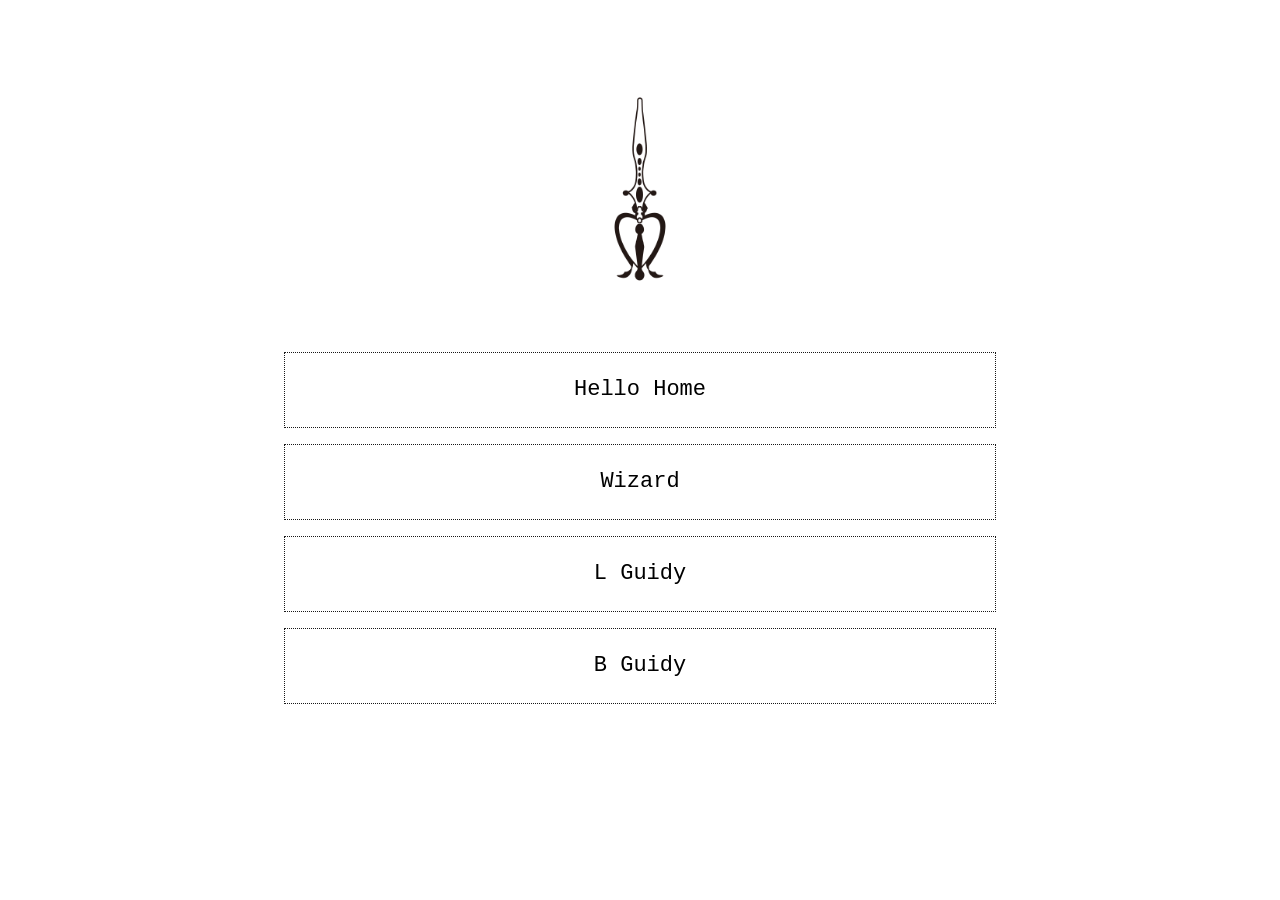
<file: index.html>
<!doctype html>
<html lang="ko" id="top">
<head>
	<meta charset="utf-8">
	<meta name="viewport" content="width=device-width, initial-scale=1">
	<title>혜림</title>
	<link rel="icon" type="image/png" href="magic tool.png">
	<link rel="apple-touch-icon" href="magic tool.png">
	  <link rel="stylesheet" href="style.css?v=0723">
	
</head>
<body>
	<!-- Change --image-width to resize hamster.png. Example: 150px, 220px, 30vw -->
	<main class="linktree" style="--image-width: 210px;">
		<button class="spring-button" type="button" data-spring-button aria-label="크리퍼">
			<img class="logo" src="magic tool.png" alt="크리퍼">
		</button>
		<div class="links" aria-label="Wikibird 링크 목록">

			<!-- Copy an a.link-card block below to add more links. -->
			
			<a class="link-card" href="my/index.html">
			<span class="link-title">Hello Home</span>
			</a>

			<a class="link-card" href="my egg/index.html">
			<span class="link-title">Wizard</span>
			</a>

			<a class="link-card" href="logo grid skill/index.html">
			<span class="link-title">L Guidy</span>
			</a>

			<a class="link-card" href="my egg/index.html">
			<span class="link-title">B Guidy</span>
			</a>
		</div>
	</main>



	<script>
		(() => {
			const springButton = document.querySelector("[data-spring-button]");
			if (!springButton) return;

			let currentAnimation;
			const jumpKeyframes = [
				{ transform: "translateY(0)" },
				{ transform: "translateY(-52px)" },
				{ transform: "translateY(0)" }
			];

			const reducedMotionKeyframes = [
				{ opacity: 1 },
				{ opacity: 0.82 },
				{ opacity: 1 }
			];

			function jump() {
				currentAnimation?.cancel();

				if (window.matchMedia("(prefers-reduced-motion: reduce)").matches) {
					currentAnimation = springButton.animate(reducedMotionKeyframes, {
						duration: 160,
						easing: "ease-out"
					});
					return;
				}

				currentAnimation = springButton.animate(jumpKeyframes, {
					duration: 440,
					easing: "cubic-bezier(.25, .8, .35, 1)"
				});
			}

			springButton.addEventListener("click", jump);
		})();
	</script>
</body>
</html>
</file>
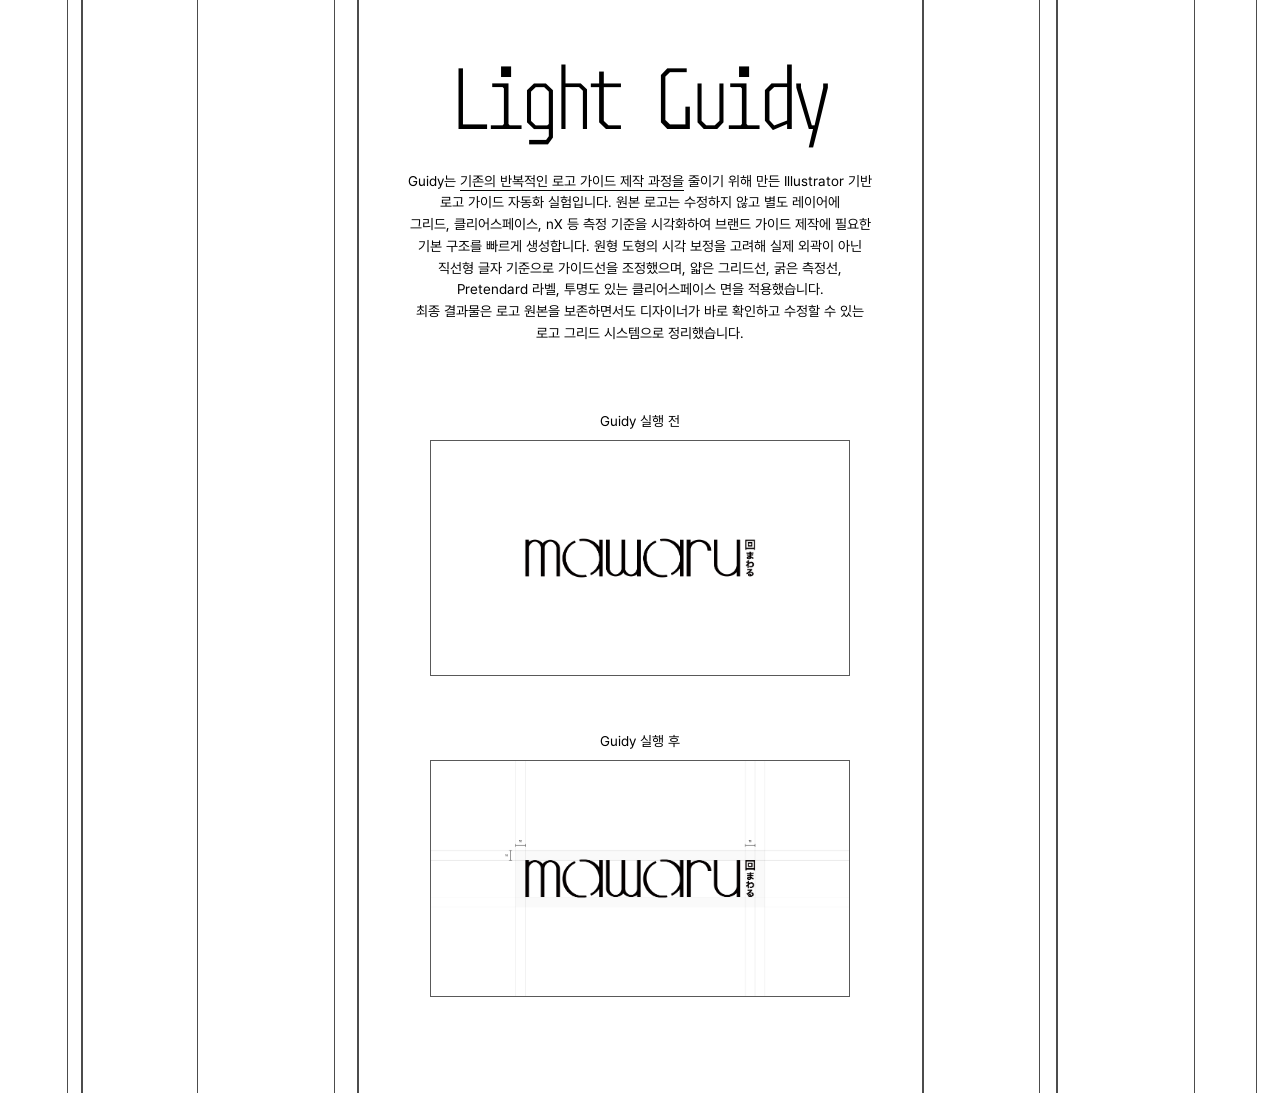
<file: logo grid skill/index.html>
<!DOCTYPE html>
<html lang="ko">
<head>
    <meta charset="UTF-8">
    <meta name="viewport" content="width=device-width, initial-scale=1.0">

    <title>L Guidy</title>
    <link rel="icon" type="image/png" href="LG.png">

    <style>
        @font-face {
            font-family: "Steps Mono Thin";
            src: url("./fonts/Steps-Mono-Thin.otf") format("opentype");
            font-weight: 100;
            font-style: normal;
            font-display: swap;
        }

        @font-face {
            font-family: "Pretendard";
            src: url("./fonts/Pretendard-Regular.otf") format("opentype");
            font-weight: 400;
            font-style: normal;
            font-display: swap;
        }

        * {
            box-sizing: border-box;
        }

        html,
        body {
            margin: 0;
            padding: 0;
        }

        body {
            background-color: #ffffff;
            color: #000000;
        }

        /* 전체 페이지 */
        .page {
            position: relative;
            min-height: 100vh;
            overflow: hidden;
        }

        /* 세로선 전체를 담는 레이어 */
        .guide-lines {
            position: absolute;
            inset: 0;
            z-index: 0;

            pointer-events: none;
        }

        /* 세로선 하나 */
        .guide-lines span {
            position: absolute;
            top: 0;
            bottom: 0;
            left: var(--x);

            width: 1px;
            background-color: rgba(0, 0, 0, 0.7);
        }

        /* 일부 선을 조금 굵게 */
        .guide-lines .bold {
            width: 2px;
        }

        /* 실제 콘텐츠 */
        .content {
            position: relative;
            z-index: 1;

            width: min(560px, calc(100% - 40px));
            margin: 0 auto;
            padding: 54px 0 80px;

            text-align: center;
        }

        .title {
        margin: 0;

        display: inline-block;
        width: fit-content;

        padding: 6px 12px;

        font-family: "Steps Mono Thin", monospace;
        font-size: clamp(52px, 6vw, 82px);
        font-weight: 100;
        letter-spacing: -4px;
        line-height: 1;

        background-color: #ffffff;
        }

        .text1 {
        margin: 18px auto 0;

        display: inline-block;
        width: fit-content;
        max-width: 500px;

        padding: 10px 14px;

        font-family: "Pretendard", sans-serif;
        font-size: 14px;
        font-weight: 400;
        line-height: 1.55;
        word-break: keep-all;

        background-color: #ffffff;
        }

        /* 이미지 묶음 */
        .result-list {
            margin-top: 42px;

            display: flex;
            flex-direction: column;
            align-items: center;
            gap: 24px;
        }

        .result-item {
         width: 100%;
         display: flex;
         flex-direction: column;
         align-items: center;
         }

        .result-item figcaption {
            margin-bottom: 8px;

            font-family: "Pretendard", sans-serif;
            font-size: 14px;
            line-height: 1.4;
        }

        .result-item img {
            display: block;

            width: min(420px, 100%);
            height: auto;

            border: 1px solid rgba(0, 0, 0, 0.65);
            background-color: #ffffff;
        }

        .hover-preview {
            position: relative;
            display: inline-block;

            text-decoration: underline;
            text-underline-offset: 4px;
            cursor: pointer;
        }

        .hover-preview img {
            position: absolute;
            z-index: 10;

            top: calc(100% + 12px);
            left: 50%;
        
            width: 360px;
            max-width: 80vw;
            height: auto;

            transform: translateX(-50%) translateY(8px);

            opacity: 0;
            visibility: hidden;
            pointer-events: none;

            border: 1px solid #000;
            background-color: #fff;

            transition:
            opacity 0.2s ease,
            transform 0.2s ease,
            visibility 0.2s;
            }

.        hover-preview:hover img {
            opacity: 1;
            visibility: visible;
            transform: translateX(-50%) translateY(0);
        }

        /* 모바일 */
        @media (max-width: 600px) {
            .content {
                width: min(100% - 48px, 560px);
                padding-top: 40px;
            }

            .title {
                font-size: 52px;
                letter-spacing: -3px;
            }

            .text1 {
                font-size: 13px;
            }

            /* 모바일에서는 바깥쪽 선 일부 숨기기 */
            .guide-lines .mobile-hide {
                display: none;
            }
        }
    </style>
</head>

<body>
    <div class="page">

        <!-- 불규칙한 세로선 -->
        <div class="guide-lines" aria-hidden="true">
            <span style="--x: 5.2%;"></span>
            <span class="bold" style="--x: 6.3%;"></span>

            <span style="--x: 15.4%;"></span>

            <span style="--x: 26.1%;"></span>
            <span class="bold" style="--x: 27.9%;"></span>

            <span class="bold" style="--x: 72%;"></span>

            <span style="--x: 81.2%;"></span>
            <span class="bold" style="--x: 82.5%;"></span>

            <span class="mobile-hide" style="--x: 93.3%;"></span>
            <span class="mobile-hide" style="--x: 98.1%;"></span>
        </div>

        <main class="content">
            <h1 class="title">Light Guidy</h1>
                <p class="text1">
                 Guidy는
                 <span class="hover-preview">
                     기존의 반복적인 로고 가이드 제작 과정을
                     <img src="ZZALimages.png" alt="기존 로고 가이드 제작 과정">
                 </span>
                줄이기 위해 만든 Illustrator 기반 로고 가이드 자동화 실험입니다.
                원본 로고는 수정하지 않고 별도 레이어에<br> 그리드, 클리어스페이스,
                nX 등 측정 기준을 시각화하여 브랜드 가이드 제작에 필요한 기본 구조를
                빠르게 생성합니다. 원형 도형의 시각 보정을 고려해 실제 외곽이 아닌
                직선형 글자 기준으로 가이드선을 조정했으며, 얇은 그리드선, 굵은 측정선,
                Pretendard 라벨, 투명도 있는 클리어스페이스 면을 적용했습니다.<br>
                최종 결과물은 로고 원본을 보존하면서도 디자이너가 바로 확인하고
                수정할 수 있는 로고 그리드 시스템으로 정리했습니다.
            </p>

            <section class="result-list">
                <figure class="result-item">
                    <figcaption>Guidy 실행 전</figcaption>

                    <img
                        src="before.png"
                        alt="Guidy 실행 전 로고"
                    >
                </figure>

                <figure class="result-item">
                    <figcaption>Guidy 실행 후</figcaption>

                    <img
                        src="after.png"
                        alt="Guidy 실행 후 로고 그리드"
                    >
                </figure>
            </section>
        </main>
    </div>
</body>
</html>
</file>
<file: style.css>
:root {
			color-scheme: light;
			--text: #222;
			--link: #000000;
			--paper: #fff;
			--stroke: #191919;
		}

		* { box-sizing: border-box; }

		body {
			margin: 0;
			min-height: 100vh;
			background: var(--paper);
			color: var(--text);
			font-family: ui-monospace, SFMono-Regular, Menlo, Monaco, Consolas, "Liberation Mono", monospace;
			font-size: 22px;
			line-height: 1.45;
			letter-spacing: 0;
		}

		main {
			width: min(100%, 760px);
			margin: 0 auto;
			padding: 84px 24px 56px;
			word-break: keep-all;
			overflow-wrap: break-word;
		}

		.linktree {
			display: flex;
			flex-direction: column;
			align-items: center;
		}

		.spring-button {
			appearance: none;
			display: block;
			padding: 0;
			margin: 0 auto 58px;
			border: 0;
			background: transparent;
			cursor: pointer;
			transform-origin: center 82%;
			touch-action: manipulation;
			will-change: transform;
			-webkit-tap-highlight-color: transparent;
			-webkit-touch-callout: none;
		}

		.spring-button:focus-visible {
			outline: 1px dotted var(--stroke);
			outline-offset: 10px;
		}

		.logo {
			display: block;
			width: var(--image-width);
			max-width: 48vw;
			height: auto;
			user-select: none;
			pointer-events: none;
		}

		.links {
			display: grid;
			gap: 16px;
			width: 100%;
		}

		.link-card {
			display: flex;
			align-items: center;
			justify-content: center;
			min-height: 76px;
			padding: 18px 22px;
			border: 1px dotted var(--stroke);
			border-radius: 0;
			color: var(--link);
			text-decoration: none;
			text-align: center;
		}

		.link-card:link,
		.link-card:visited,
		.link-card:hover,
		.link-card:active {
			color: var(--link);
		}

		.link-card:hover,
		.link-card:focus-visible {
			border-style: solid;
			outline: none;
		}

		.link-card:hover .link-title,
		.link-card:focus-visible .link-title {
			text-decoration: underline;
			text-underline-offset: 4px;
		}

		.link-title {
			display: block;
			min-width: 0;
			width: 100%;
			color: var(--link);
			text-align: center;
		}

		@media (max-width: 680px) {
			body { font-size: 18px; }

			main {
				padding: 52px 16px 40px;
			}

			.spring-button {
				margin-bottom: 38px;
			}

			.links {
				gap: 12px;
			}

			.link-card {
				min-height: 0;
				padding: 14px 16px;
			}
		}
</file>
